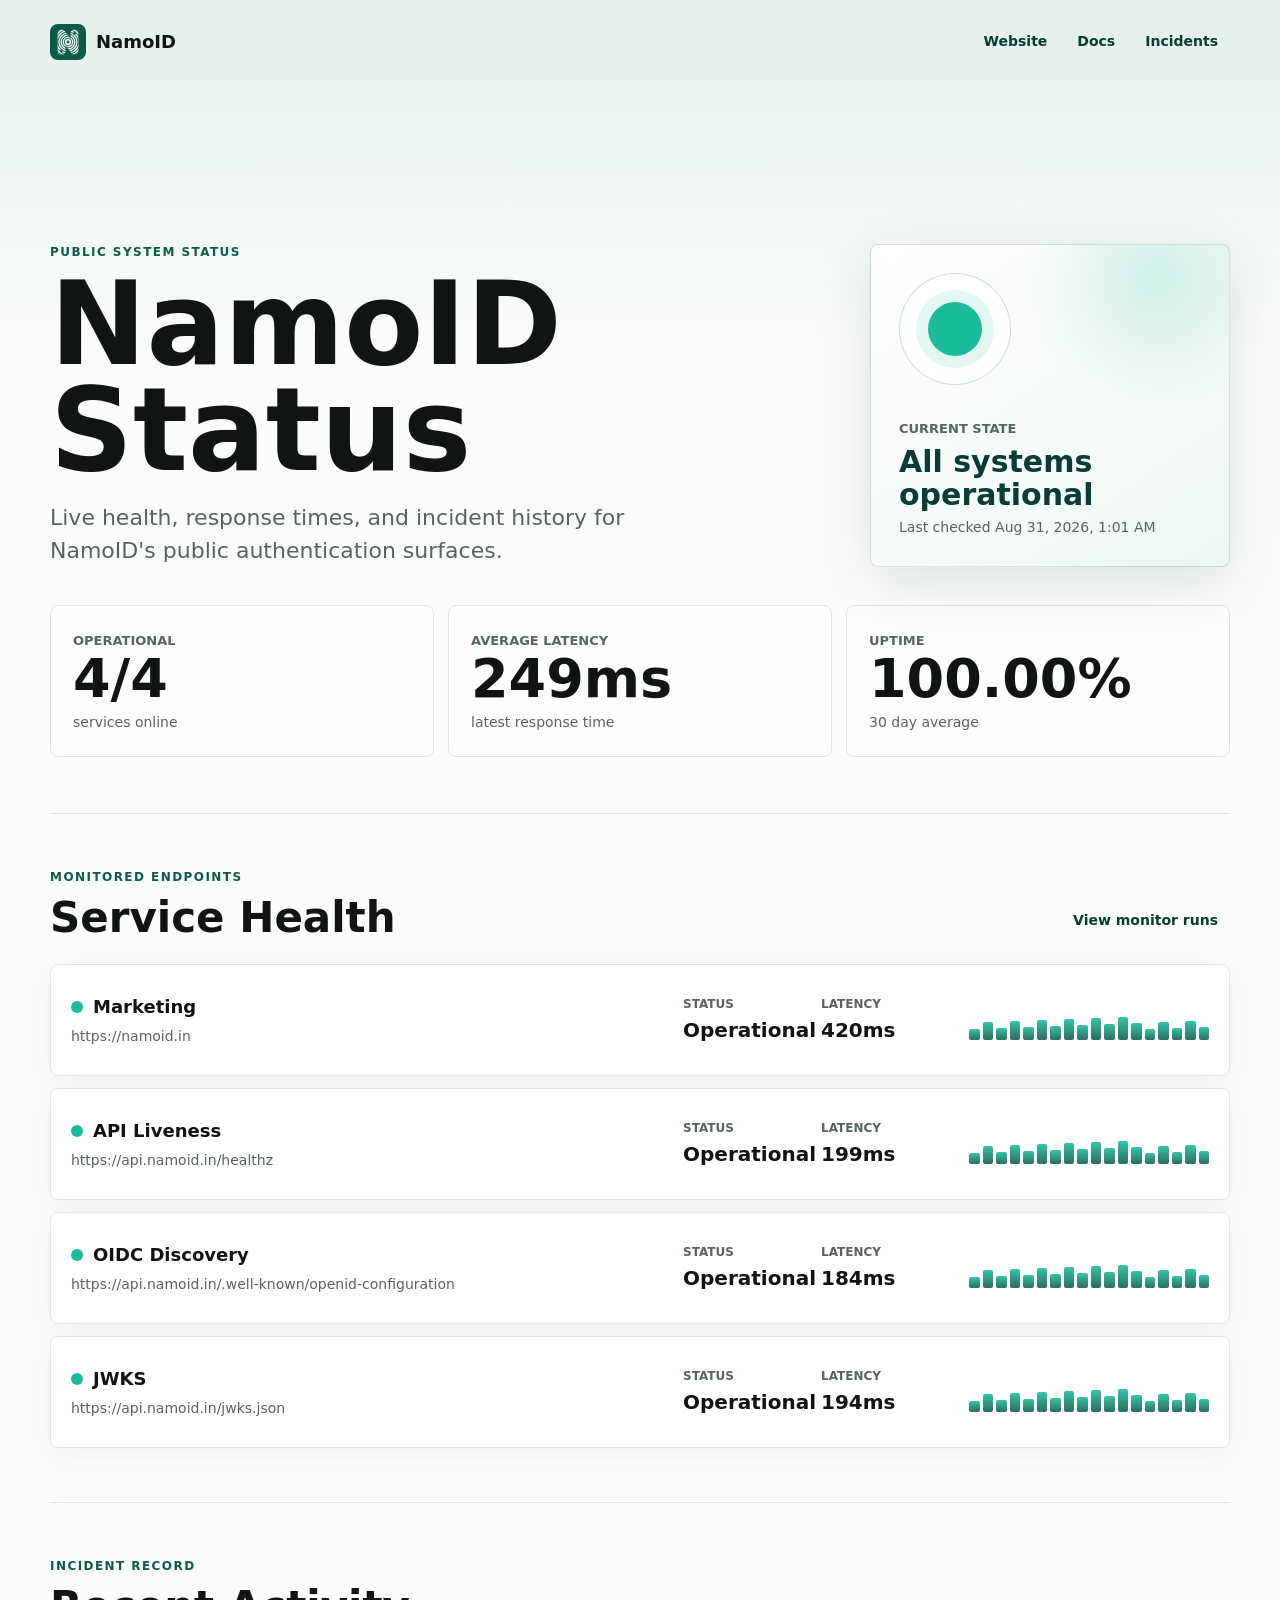
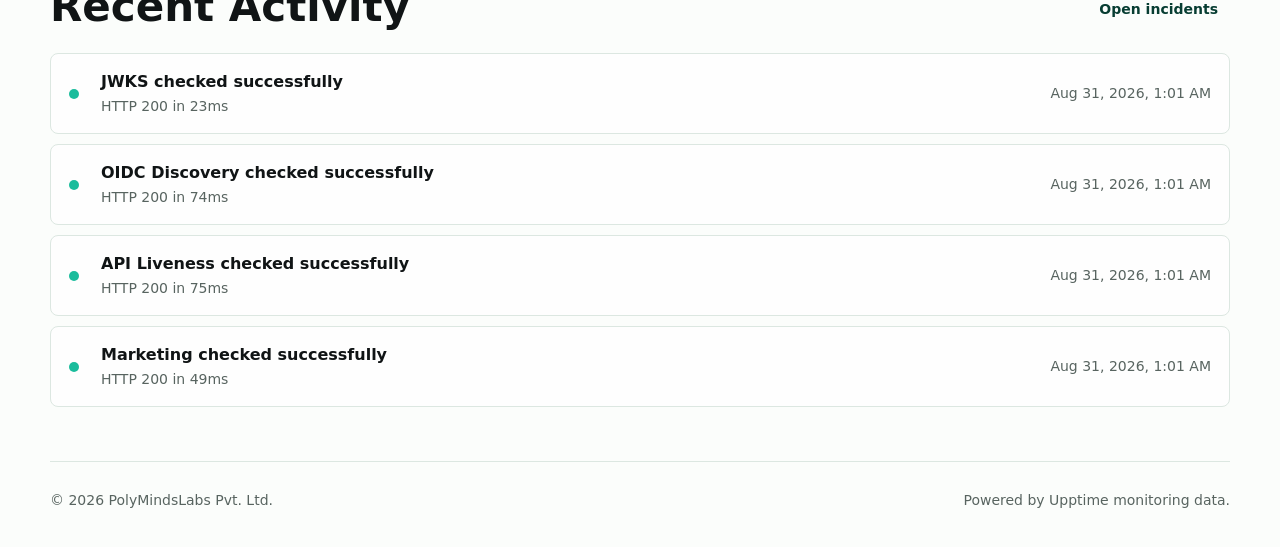
<file: index.html>
<!doctype html>
<html lang="en">
  <head>
    <meta charset="utf-8" />
    <meta name="viewport" content="width=device-width, initial-scale=1" />
    <meta name="theme-color" content="#0e5b47" />
    <meta name="description" content="Live uptime, response times, and incident history for NamoID." />
    <meta property="og:title" content="NamoID Status" />
    <meta property="og:description" content="Live uptime, response times, and incident history for NamoID." />
    <meta property="og:type" content="website" />
    <meta property="og:url" content="https://status.namoid.in" />
    <title>NamoID Status</title>
    <link rel="icon" href="./assets/namoid-mark.svg" type="image/svg+xml" />
    <link rel="stylesheet" href="./styles.css" />
  </head>
  <body>
    <header class="site-header">
      <a class="brand" href="https://namoid.in" aria-label="NamoID home">
        <img src="./assets/namoid-mark.svg" alt="" width="36" height="36" />
        <span>NamoID</span>
      </a>
      <nav class="nav" aria-label="Primary navigation">
        <a href="https://namoid.in">Website</a>
        <a href="https://docs.namoid.in">Docs</a>
        <a href="https://github.com/namoidhq/namoid-status/issues">Incidents</a>
      </nav>
    </header>

    <main>
      <section class="hero" aria-labelledby="page-title">
        <div class="hero-copy">
          <p class="eyebrow">Public system status</p>
          <h1 id="page-title">NamoID Status</h1>
          <p class="hero-text">
            Live health, response times, and incident history for NamoID's public
            authentication surfaces.
          </p>
        </div>
        <aside class="status-panel" aria-label="Current status summary">
          <div class="status-orbit" aria-hidden="true">
            <span></span>
          </div>
          <p class="status-label">Current State</p>
          <p class="status-headline" id="overallStatus">Checking systems</p>
          <p class="status-meta" id="lastUpdated">Loading latest monitor data</p>
        </aside>
      </section>

      <section class="metrics-grid" aria-label="Status metrics">
        <article class="metric">
          <span class="metric-label">Operational</span>
          <strong id="operationalCount">-</strong>
          <span id="operationalMeta">services online</span>
        </article>
        <article class="metric">
          <span class="metric-label">Average Latency</span>
          <strong id="avgLatency">-</strong>
          <span>latest response time</span>
        </article>
        <article class="metric">
          <span class="metric-label">Uptime</span>
          <strong id="avgUptime">-</strong>
          <span>30 day average</span>
        </article>
      </section>

      <section class="section-shell" aria-labelledby="services-title">
        <div class="section-heading">
          <div>
            <p class="eyebrow">Monitored endpoints</p>
            <h2 id="services-title">Service Health</h2>
          </div>
          <a class="text-link" href="https://github.com/namoidhq/namoid-status/actions">View monitor runs</a>
        </div>
        <div class="service-list" id="serviceList" aria-live="polite">
          <article class="service-card skeleton"></article>
          <article class="service-card skeleton"></article>
          <article class="service-card skeleton"></article>
        </div>
      </section>

      <section class="section-shell timeline-shell" aria-labelledby="timeline-title">
        <div class="section-heading">
          <div>
            <p class="eyebrow">Incident record</p>
            <h2 id="timeline-title">Recent Activity</h2>
          </div>
          <a class="text-link" href="https://github.com/namoidhq/namoid-status/issues?q=is%3Aissue+label%3Astatus">Open incidents</a>
        </div>
        <div class="timeline" id="timeline"></div>
      </section>
    </main>

    <footer class="footer">
      <span>© 2026 PolyMindsLabs Pvt. Ltd.</span>
      <span>Powered by Upptime monitoring data.</span>
    </footer>

    <script src="./app.js" defer></script>
  </body>
</html>
</file>
<file: styles.css>
:root {
  color-scheme: light;
  --ink: #101415;
  --muted: #586460;
  --line: #dce7e1;
  --paper: #fbfdfb;
  --surface: #ffffff;
  --emerald: #0e5b47;
  --deep: #073d32;
  --mint: #cfe3da;
  --aqua: #1abc9c;
  --rose: #b42318;
  --amber: #a15c00;
  --shadow: 0 18px 60px rgba(12, 45, 37, 0.12);
}

* {
  box-sizing: border-box;
}

body {
  margin: 0;
  min-width: 320px;
  background:
    linear-gradient(180deg, rgba(207, 227, 218, 0.55), rgba(251, 253, 251, 0) 360px),
    var(--paper);
  color: var(--ink);
  font-family:
    Inter, ui-sans-serif, system-ui, -apple-system, BlinkMacSystemFont, "Segoe UI", sans-serif;
  line-height: 1.5;
}

a {
  color: inherit;
  text-decoration: none;
}

.site-header {
  display: flex;
  align-items: center;
  justify-content: space-between;
  gap: 24px;
  width: min(1180px, calc(100% - 40px));
  margin: 0 auto;
  padding: 22px 0;
}

.brand {
  display: inline-flex;
  align-items: center;
  gap: 10px;
  font-size: 18px;
  font-weight: 750;
  letter-spacing: 0;
}

.brand img {
  width: 36px;
  height: 36px;
}

.nav {
  display: flex;
  align-items: center;
  gap: 6px;
}

.nav a,
.text-link {
  border-radius: 6px;
  color: var(--deep);
  font-size: 14px;
  font-weight: 650;
  padding: 9px 12px;
}

.nav a:hover,
.text-link:hover {
  background: rgba(14, 91, 71, 0.08);
}

main {
  width: min(1180px, calc(100% - 40px));
  margin: 0 auto;
}

.hero {
  display: grid;
  grid-template-columns: minmax(0, 1fr) 360px;
  align-items: end;
  gap: 36px;
  min-height: clamp(390px, 58vh, 560px);
  padding: 42px 0 38px;
}

.hero-copy {
  max-width: 720px;
}

.eyebrow {
  margin: 0 0 10px;
  color: var(--emerald);
  font-size: 12px;
  font-weight: 800;
  letter-spacing: 0.12em;
  text-transform: uppercase;
}

h1,
h2,
p {
  margin-top: 0;
}

h1 {
  margin-bottom: 18px;
  max-width: 760px;
  font-size: clamp(56px, 9vw, 116px);
  line-height: 0.92;
  letter-spacing: 0;
}

h2 {
  margin-bottom: 0;
  font-size: clamp(28px, 4vw, 42px);
  line-height: 1.05;
  letter-spacing: 0;
}

.hero-text {
  max-width: 620px;
  margin-bottom: 0;
  color: var(--muted);
  font-size: clamp(18px, 2vw, 22px);
}

.status-panel {
  position: relative;
  overflow: hidden;
  min-height: 300px;
  border: 1px solid rgba(14, 91, 71, 0.16);
  border-radius: 8px;
  background:
    radial-gradient(circle at 80% 10%, rgba(26, 188, 156, 0.18), transparent 32%),
    linear-gradient(145deg, #ffffff, #eef7f2);
  box-shadow: var(--shadow);
  padding: 28px;
}

.status-orbit {
  display: grid;
  place-items: center;
  width: 112px;
  height: 112px;
  margin-bottom: 34px;
  border: 1px solid rgba(14, 91, 71, 0.2);
  border-radius: 999px;
  background: rgba(255, 255, 255, 0.72);
}

.status-orbit span {
  width: 54px;
  height: 54px;
  border-radius: 999px;
  background: var(--aqua);
  box-shadow: 0 0 0 12px rgba(26, 188, 156, 0.12);
}

.status-panel.is-down .status-orbit span {
  background: var(--rose);
  box-shadow: 0 0 0 12px rgba(180, 35, 24, 0.12);
}

.status-label,
.metric-label {
  margin-bottom: 8px;
  color: var(--muted);
  font-size: 13px;
  font-weight: 700;
  text-transform: uppercase;
}

.status-headline {
  margin-bottom: 6px;
  color: var(--deep);
  font-size: 30px;
  font-weight: 800;
  line-height: 1.08;
}

.status-panel.is-down .status-headline {
  color: var(--rose);
}

.status-meta {
  margin-bottom: 0;
  color: var(--muted);
  font-size: 14px;
}

.metrics-grid {
  display: grid;
  grid-template-columns: repeat(3, minmax(0, 1fr));
  gap: 14px;
  margin-bottom: 56px;
}

.metric {
  min-height: 150px;
  border: 1px solid var(--line);
  border-radius: 8px;
  background: rgba(255, 255, 255, 0.78);
  padding: 22px;
}

.metric strong {
  display: block;
  margin-bottom: 4px;
  color: var(--ink);
  font-size: clamp(34px, 5vw, 54px);
  line-height: 1;
  letter-spacing: 0;
}

.metric span:last-child {
  color: var(--muted);
  font-size: 14px;
}

.section-shell {
  padding: 54px 0;
  border-top: 1px solid var(--line);
}

.section-heading {
  display: flex;
  align-items: end;
  justify-content: space-between;
  gap: 24px;
  margin-bottom: 24px;
}

.service-list {
  display: grid;
  gap: 12px;
}

.service-card {
  display: grid;
  grid-template-columns: minmax(220px, 1fr) 120px 130px minmax(160px, 240px);
  align-items: center;
  gap: 18px;
  min-height: 112px;
  border: 1px solid var(--line);
  border-radius: 8px;
  background: var(--surface);
  padding: 20px;
  box-shadow: 0 8px 28px rgba(12, 45, 37, 0.05);
}

.service-main {
  min-width: 0;
}

.service-name {
  display: flex;
  align-items: center;
  gap: 10px;
  margin-bottom: 6px;
  font-size: 18px;
  font-weight: 800;
}

.status-dot {
  flex: 0 0 auto;
  width: 12px;
  height: 12px;
  border-radius: 999px;
  background: var(--aqua);
}

.service-card.is-down .status-dot {
  background: var(--rose);
}

.service-url {
  overflow: hidden;
  margin-bottom: 0;
  color: var(--muted);
  font-size: 14px;
  text-overflow: ellipsis;
  white-space: nowrap;
}

.service-stat {
  display: grid;
  gap: 2px;
}

.service-stat span {
  color: var(--muted);
  font-size: 12px;
  font-weight: 700;
  text-transform: uppercase;
}

.service-stat strong {
  color: var(--ink);
  font-size: 20px;
}

.sparkline {
  display: flex;
  align-items: end;
  gap: 3px;
  height: 40px;
}

.sparkline span {
  width: 100%;
  min-width: 4px;
  border-radius: 2px;
  background: linear-gradient(180deg, var(--aqua), var(--emerald));
  opacity: 0.88;
}

.service-card.is-down .sparkline span:last-child {
  background: var(--rose);
}

.timeline {
  display: grid;
  gap: 10px;
}

.timeline-item {
  display: grid;
  grid-template-columns: 18px 1fr auto;
  align-items: center;
  gap: 14px;
  min-height: 66px;
  border: 1px solid var(--line);
  border-radius: 8px;
  background: rgba(255, 255, 255, 0.72);
  padding: 16px 18px;
}

.timeline-marker {
  width: 10px;
  height: 10px;
  border-radius: 999px;
  background: var(--aqua);
}

.timeline-title {
  margin-bottom: 2px;
  font-weight: 760;
}

.timeline-subtitle,
.timeline-time {
  margin-bottom: 0;
  color: var(--muted);
  font-size: 14px;
}

.footer {
  display: flex;
  justify-content: space-between;
  gap: 20px;
  width: min(1180px, calc(100% - 40px));
  margin: 0 auto;
  border-top: 1px solid var(--line);
  padding: 28px 0 36px;
  color: var(--muted);
  font-size: 14px;
}

.skeleton {
  position: relative;
  overflow: hidden;
  background: #eef5f1;
}

.skeleton::after {
  content: "";
  position: absolute;
  inset: 0;
  background: linear-gradient(90deg, transparent, rgba(255, 255, 255, 0.65), transparent);
  animation: shimmer 1.4s infinite;
}

@keyframes shimmer {
  from {
    transform: translateX(-100%);
  }
  to {
    transform: translateX(100%);
  }
}

@media (max-width: 860px) {
  .site-header,
  .section-heading,
  .footer {
    align-items: flex-start;
    flex-direction: column;
  }

  .nav {
    flex-wrap: wrap;
  }

  .hero,
  .metrics-grid {
    grid-template-columns: 1fr;
  }

  .hero {
    min-height: auto;
    padding-top: 28px;
  }

  .service-card {
    grid-template-columns: 1fr 1fr;
  }

  .sparkline {
    grid-column: 1 / -1;
  }
}

@media (max-width: 560px) {
  .site-header,
  main,
  .footer {
    width: min(100% - 28px, 1180px);
  }

  h1 {
    font-size: 54px;
  }

  .status-panel,
  .metric,
  .service-card,
  .timeline-item {
    padding: 18px;
  }

  .service-card,
  .timeline-item {
    grid-template-columns: 1fr;
  }

  .timeline-time {
    justify-self: start;
  }
}
</file>
